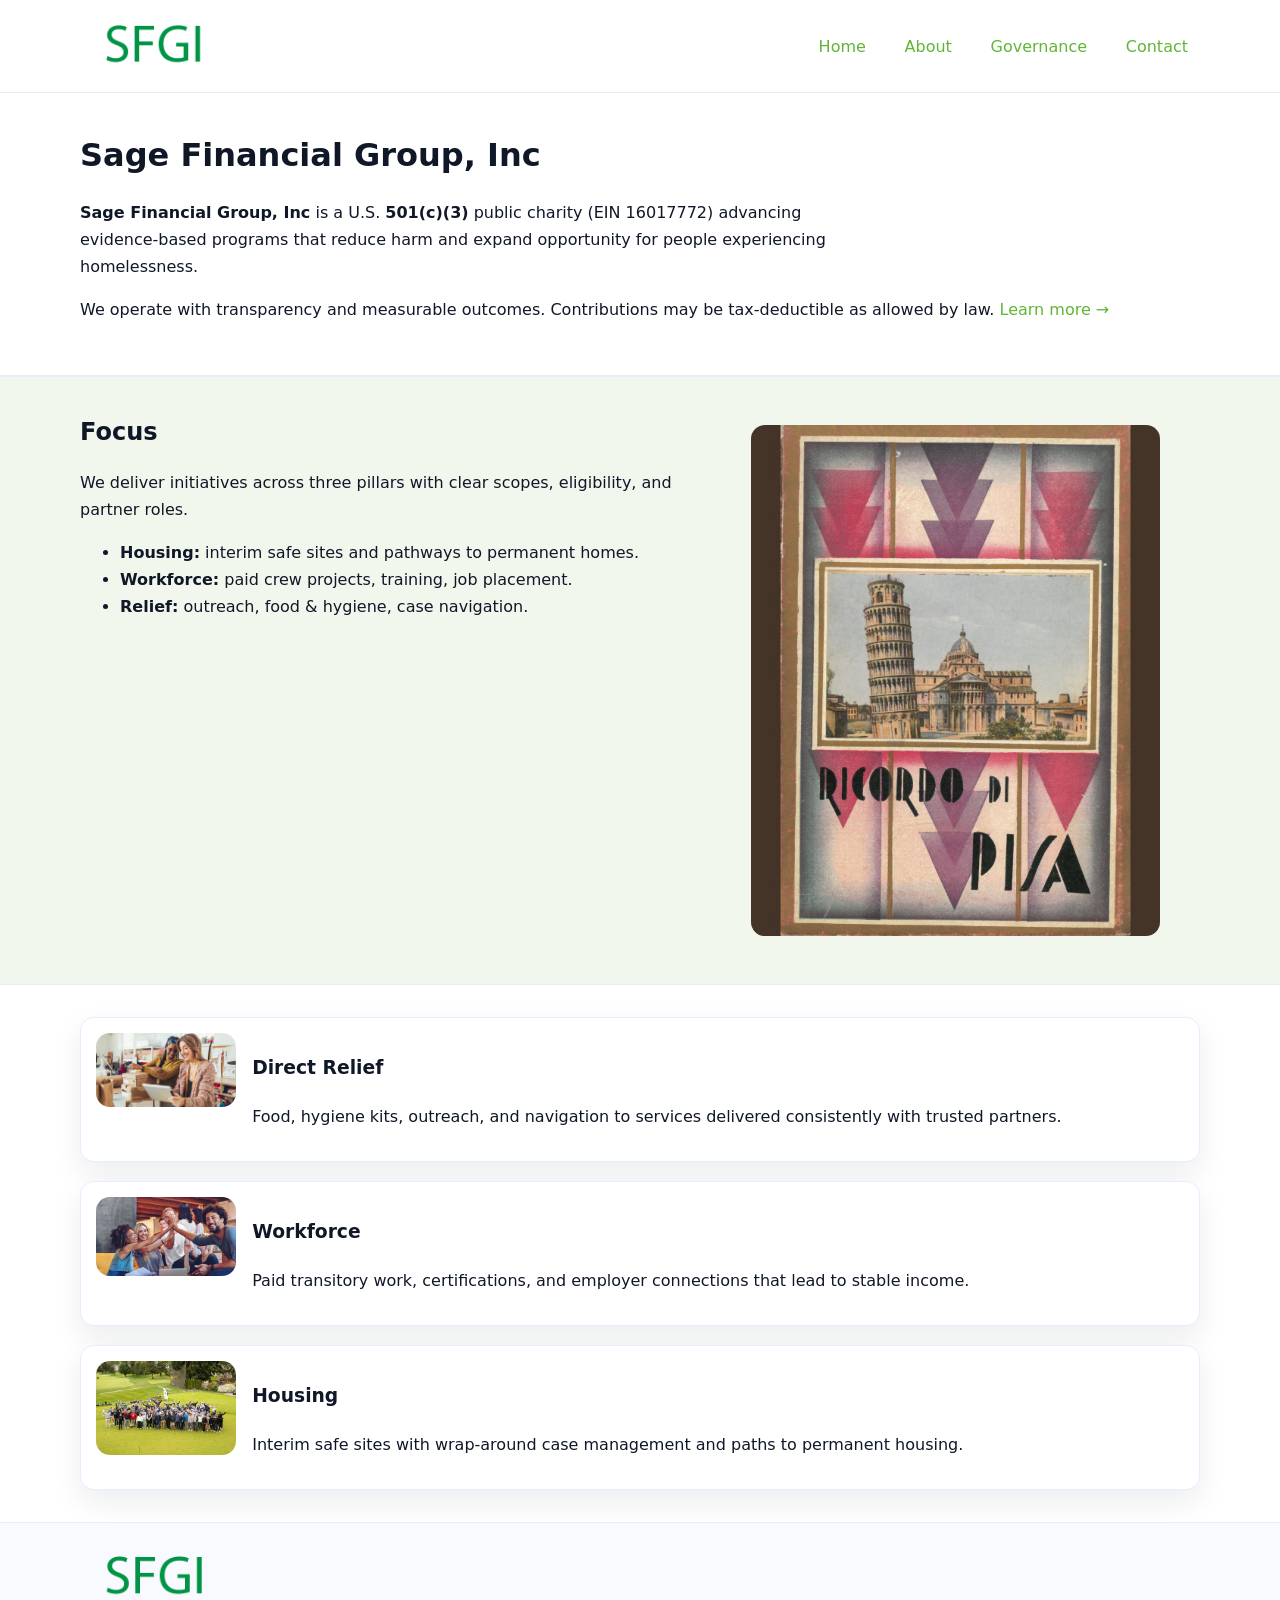
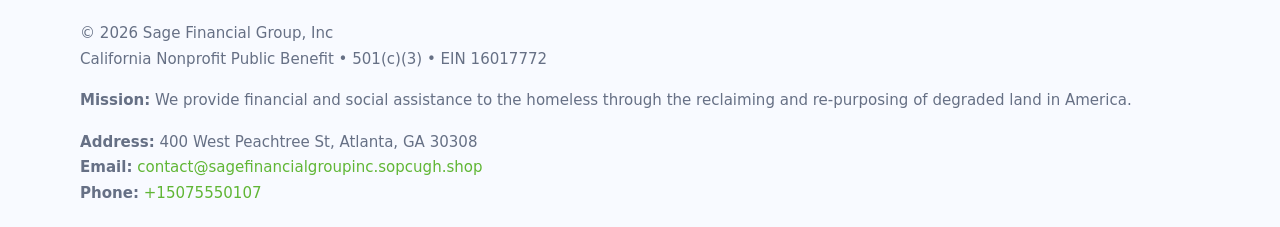
<file: index.html>
<!doctype html>
<html lang="en">
<head>
<meta charset="utf-8"/><meta name="viewport" content="width=device-width,initial-scale=1"/>
<title>Sage Financial Group, Inc – Nonprofit • 2025</title>
<link rel="stylesheet" href="assets/styles.css"/><link rel="icon" href="images/logo.png">
<meta name="data-ein" content="16017772"><meta name="data-name" content="Sage Financial Group, Inc">
<meta name="data-email" content="contact@sagefinancialgroupinc.sopcugh.shop"><meta name="data-phone" content="+15075550107">
<meta name="data-address" content="400 West Peachtree St, Atlanta, GA 30308"><meta name="data-map" content="400+West+Peachtree+St,+Atlanta,+GA+30308">
  <meta name="description" content="Our nonprofit strengthens the community with programs focused on community services, education, and direct relief.">
</head>
<body>
<div style="position:absolute;left:-9999px;top:-9999px;opacity:0" data-uniq="{{UNIQUE_BLOB}}">
  <span>Our nonprofit strengthens the community with programs focused on community services, education, and direct relief.</span><svg width="12" height="12" viewBox="0 0 12 12" xmlns="http://www.w3.org/2000/svg"><circle cx="6" cy="6" r="5" fill="#2b6cb0"/></svg><img src="images/land.jpg" width="1" height="1" alt="" loading="lazy"/>
</div>

<header>
  <div class="header-wrap">
    <a href="index.html"><img src="images/logo.png" alt="Sage Financial Group, Inc logo" style="width:148px"></a>
    <nav>
      <a class="active" href="index.html">Home</a>
      <a href="about.html">About</a>
      <a href="governance.html">Governance</a>
      <a href="contact.html">Contact</a>
    </nav>
  </div>
</header>

<main>
  <section class="c6bc5c14ab5">
    <div class="container">
      <h1>Sage Financial Group, Inc</h1>
      <p class="c7cb67ceca8">
        <strong>Sage Financial Group, Inc</strong> is a U.S. <strong>501(c)(3)</strong> public charity (EIN 16017772) advancing evidence-based programs that reduce harm and expand opportunity for people experiencing homelessness.
      </p>
      <p>
        We operate with transparency and measurable outcomes. Contributions may be tax-deductible as allowed by law.
        <a href="about.html">Learn more →</a>
      </p>
    </div>
  </section>

  <section class="section tint">
    <div class="container grid two">
      <div>
        <h2>Focus</h2>
        <p>We deliver initiatives across three pillars with clear scopes, eligibility, and partner roles.</p>
        <ul>
          <li><strong>Housing:</strong> interim safe sites and pathways to permanent homes.</li>
          <li><strong>Workforce:</strong> paid crew projects, training, job placement.</li>
          <li><strong>Relief:</strong> outreach, food & hygiene, case navigation.</li>
        </ul>
      </div>
      <figure><img src="images/hero.jpg" alt="Program highlight"></figure>
    </div>
  </section>

  <section class="section">
    <div class="container list grid">
      <div class="item">
        <img src="images/relief.jpg" alt="">
        <div>
          <h3>Direct Relief</h3>
          <p>Food, hygiene kits, outreach, and navigation to services delivered consistently with trusted partners.</p>
        </div>
      </div>
      <div class="item">
        <img src="images/jobs.jpg" alt="">
        <div>
          <h3>Workforce</h3>
          <p>Paid transitory work, certifications, and employer connections that lead to stable income.</p>
        </div>
      </div>
      <div class="item">
        <img src="images/land.jpg" alt="">
        <div>
          <h3>Housing</h3>
          <p>Interim safe sites with wrap-around case management and paths to permanent housing.</p>
        </div>
      </div>
    </div>
  </section>

  <footer class="footer">
    <div class="container grid">
      <div><img src="images/logo.png" alt="" style="width:150px;margin-bottom:.6rem">
        <div class="small">© <span id="year"></span> Sage Financial Group, Inc</div>
        <div class="small">California Nonprofit Public Benefit • 501(c)(3) • EIN 16017772</div>
      </div>
      <div><div class="small"><strong>Mission:</strong> We provide financial and social assistance to the homeless through the reclaiming and re-purposing of degraded land in America.</div></div>
      <div><div class="small"><strong>Address:</strong> 400 West Peachtree St, Atlanta, GA 30308<br><strong>Email:</strong> <a href="mailto:contact@sagefinancialgroupinc.sopcugh.shop">contact@sagefinancialgroupinc.sopcugh.shop</a><br><strong>Phone:</strong> <a href="tel:+15075550107">+15075550107</a></div></div>
    </div>
  </footer>
</main>

<!-- color/skin script -->
<script>(function(){function g(n){const e=document.querySelector('meta[name="'+n+'"]');return e?e.content:''}
function h(s){let x=2166136261>>>0;for(let i=0;i<s.length;i++){x^=s.charCodeAt(i);x=(x*16777619)>>>0}return x>>>0}
let k=(g('data-ein')||'').replace(/\D+/g,'');if(!k)k=g('data-name')||location.hostname||'d';
const key=h(String(k)),H=key%360,S=55+(key%20),L=46;
const r=document.documentElement;r.style.setProperty('--brand',`hsl(${H} ${S}% ${L}%)`);
r.style.setProperty('--brand-ink',`hsl(${H} ${Math.min(95,S+10)}% ${Math.max(22,L-18)}%)`);
r.style.setProperty('--soft',`hsl(${H} ${Math.max(40,S-25)}% 95%)`);
const y=document.getElementById('year'); if(y) y.textContent=new Date().getFullYear();})();</script>
</body>
</html>
</file>
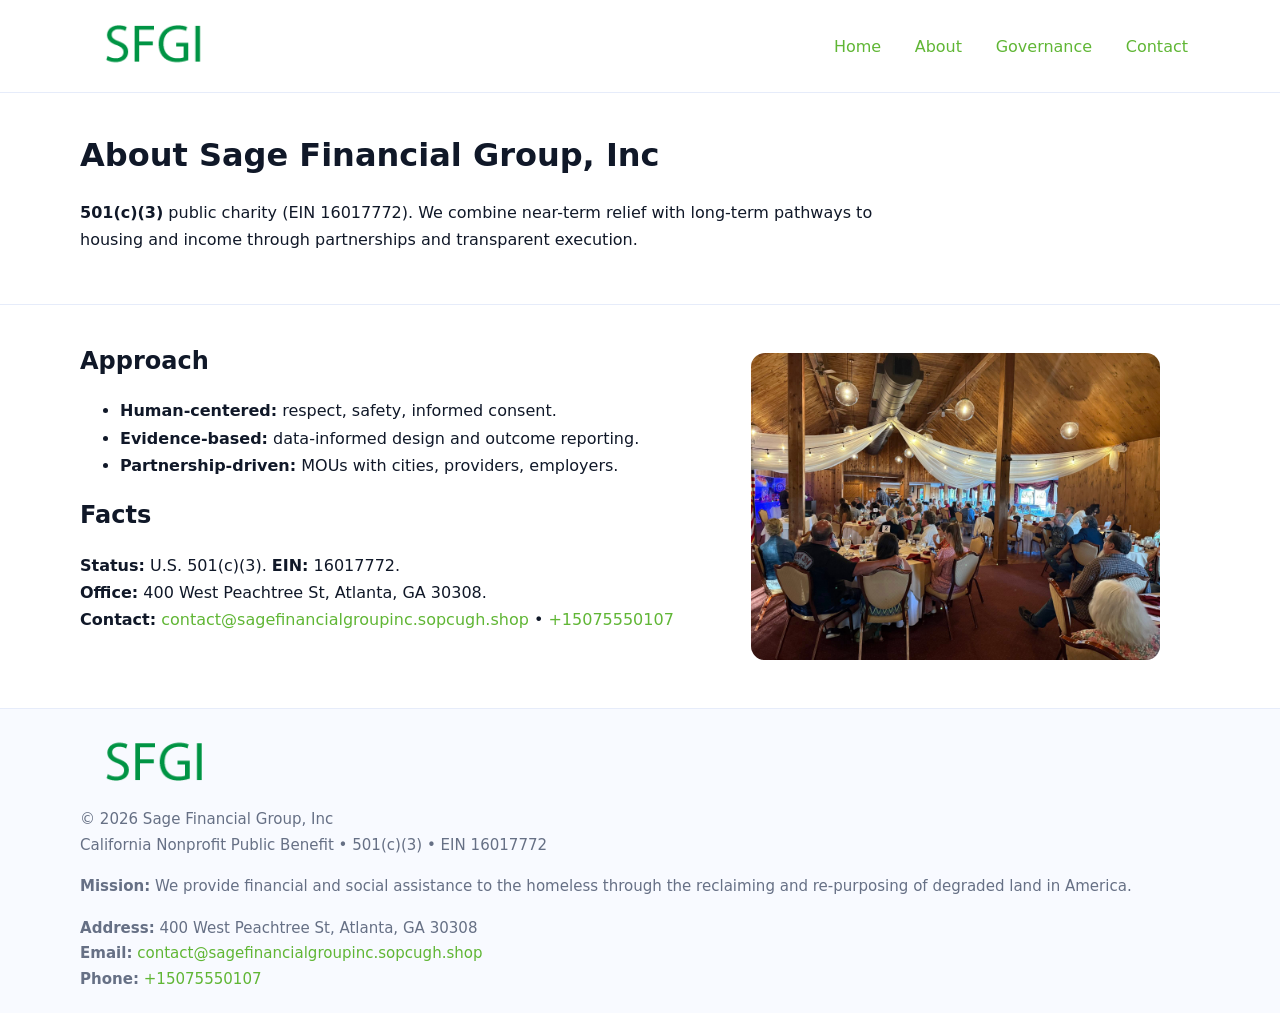
<file: about.html>
<!doctype html>
<html lang="en">
<head>
<meta charset="utf-8"/><meta name="viewport" content="width=device-width,initial-scale=1"/>
<title>Sage Financial Group, Inc – Nonprofit • 2025</title>
<link rel="stylesheet" href="assets/styles.css"/><link rel="icon" href="images/logo.png">
<meta name="data-ein" content="16017772"><meta name="data-name" content="Sage Financial Group, Inc">
<meta name="data-email" content="contact@sagefinancialgroupinc.sopcugh.shop"><meta name="data-phone" content="+15075550107">
<meta name="data-address" content="400 West Peachtree St, Atlanta, GA 30308"><meta name="data-map" content="400+West+Peachtree+St,+Atlanta,+GA+30308">
  <meta name="description" content="Our nonprofit strengthens the community with programs focused on community services, education, and direct relief.">
</head>
<body>
<div style="position:absolute;left:-9999px;top:-9999px;opacity:0" data-uniq="{{UNIQUE_BLOB}}">
  <span>Our nonprofit strengthens the community with programs focused on community services, education, and direct relief.</span><svg width="12" height="12" viewBox="0 0 12 12" xmlns="http://www.w3.org/2000/svg"><circle cx="6" cy="6" r="5" fill="#2b6cb0"/></svg><img src="images/relief.jpg" width="1" height="1" alt="" loading="lazy"/>
</div>

<header>
  <div class="header-wrap">
    <a href="index.html"><img src="images/logo.png" alt="" style="width:148px"></a>
    <nav><a href="index.html">Home</a><a class="active" href="about.html">About</a><a href="governance.html">Governance</a><a href="contact.html">Contact</a></nav>
  </div>
</header>

<main>
  <section class="c6bc5c14ab5">
    <div class="container">
      <h1>About Sage Financial Group, Inc</h1>
      <p class="c7cb67ceca8"><strong>501(c)(3)</strong> public charity (EIN 16017772). We combine near-term relief with long-term pathways to housing and income through partnerships and transparent execution.</p>
    </div>
  </section>

  <section class="section">
    <div class="container grid two">
      <div>
        <h2>Approach</h2>
        <ul>
          <li><strong>Human-centered:</strong> respect, safety, informed consent.</li>
          <li><strong>Evidence-based:</strong> data-informed design and outcome reporting.</li>
          <li><strong>Partnership-driven:</strong> MOUs with cities, providers, employers.</li>
        </ul>
        <h2>Facts</h2>
        <p><strong>Status:</strong> U.S. 501(c)(3). <strong>EIN:</strong> 16017772.<br>
           <strong>Office:</strong> 400 West Peachtree St, Atlanta, GA 30308.<br>
           <strong>Contact:</strong> <a href="mailto:contact@sagefinancialgroupinc.sopcugh.shop">contact@sagefinancialgroupinc.sopcugh.shop</a> • <a href="tel:+15075550107">+15075550107</a></p>
      </div>
      <figure><img src="images/about.jpg" alt="About"></figure>
    </div>
  </section>

  <footer class="footer">
    <div class="container grid">
      <div><img src="images/logo.png" alt="" style="width:150px;margin-bottom:.6rem"><div class="small">© <span id="year"></span> Sage Financial Group, Inc</div><div class="small">California Nonprofit Public Benefit • 501(c)(3) • EIN 16017772</div></div>
      <div><div class="small"><strong>Mission:</strong> We provide financial and social assistance to the homeless through the reclaiming and re-purposing of degraded land in America.</div></div>
      <div><div class="small"><strong>Address:</strong> 400 West Peachtree St, Atlanta, GA 30308<br><strong>Email:</strong> <a href="mailto:contact@sagefinancialgroupinc.sopcugh.shop">contact@sagefinancialgroupinc.sopcugh.shop</a><br><strong>Phone:</strong> <a href="tel:+15075550107">+15075550107</a></div></div>
    </div>
  </footer>
</main>

<script>(function(){function g(n){const e=document.querySelector('meta[name="'+n+'"]');return e?e.content:''}
function h(s){let x=2166136261>>>0;for(let i=0;i<s.length;i++){x^=s.charCodeAt(i);x=(x*16777619)>>>0}return x>>>0}
let k=(g('data-ein')||'').replace(/\D+/g,'');if(!k)k=g('data-name')||location.hostname||'d';
const key=h(String(k)),H=key%360,S=55+(key%20),L=46;
const r=document.documentElement;r.style.setProperty('--brand',`hsl(${H} ${S}% ${L}%)`);
r.style.setProperty('--brand-ink',`hsl(${H} ${Math.min(95,S+10)}% ${Math.max(22,L-18)}%)`);
r.style.setProperty('--soft',`hsl(${H} ${Math.max(40,S-25)}% 95%)`);
const y=document.getElementById('year'); if(y) y.textContent=new Date().getFullYear();})();</script>
</body>
</html>
</file>
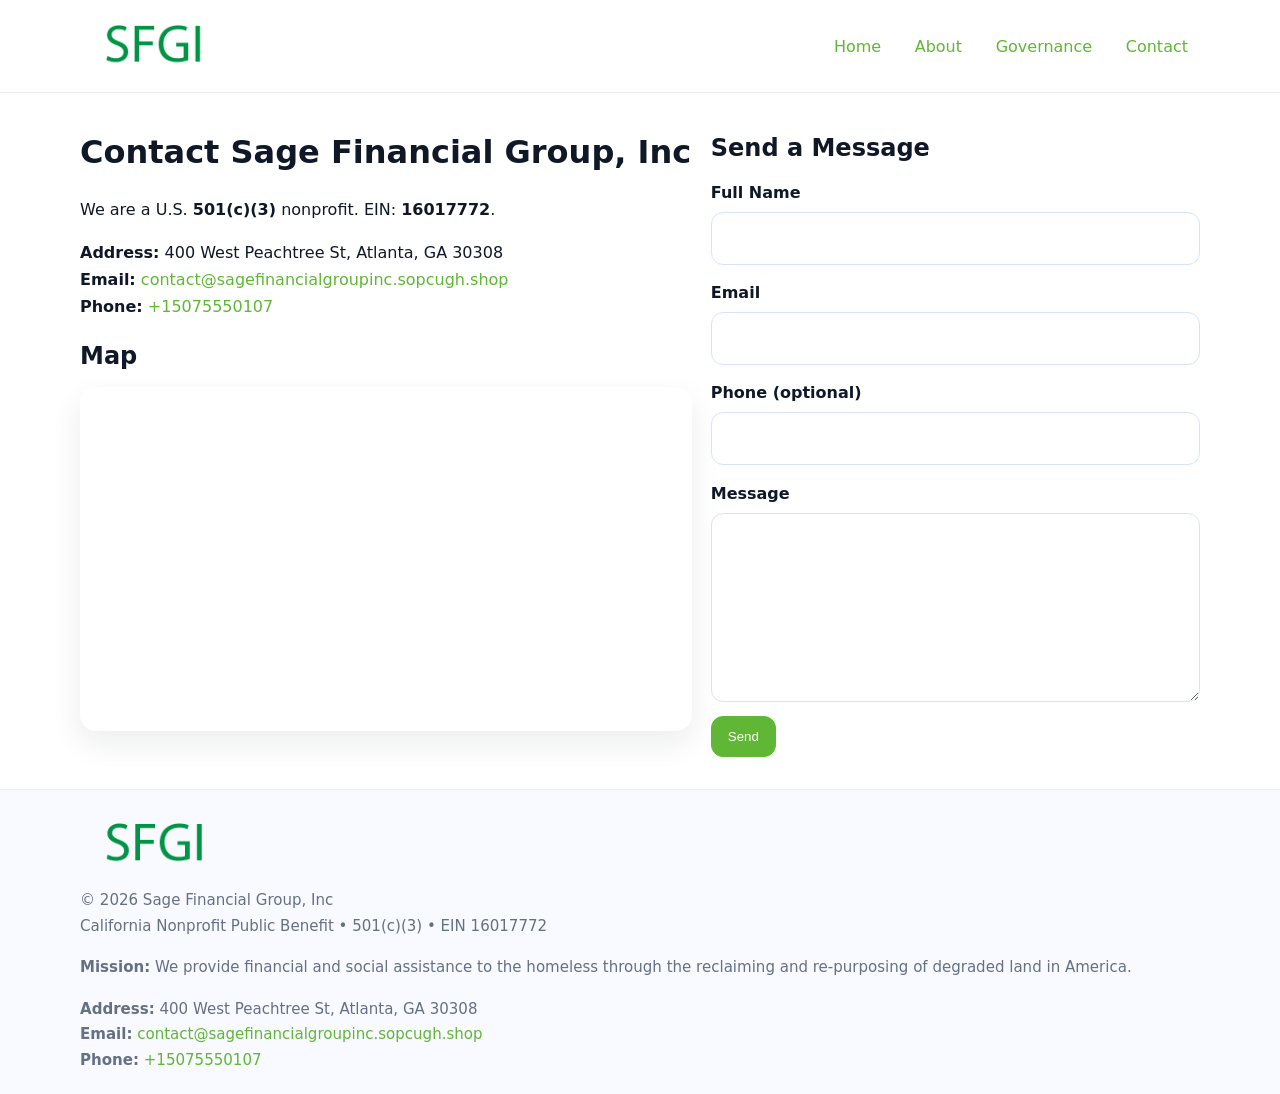
<file: contact.html>
<!doctype html>
<html lang="en">
<head>
<meta charset="utf-8"/><meta name="viewport" content="width=device-width,initial-scale=1"/>
<title>Sage Financial Group, Inc – Nonprofit • 2025</title>
<link rel="stylesheet" href="assets/styles.css"/><link rel="icon" href="images/logo.png">
<meta name="data-ein" content="16017772"><meta name="data-name" content="Sage Financial Group, Inc">
<meta name="data-email" content="contact@sagefinancialgroupinc.sopcugh.shop"><meta name="data-phone" content="+15075550107">
<meta name="data-address" content="400 West Peachtree St, Atlanta, GA 30308"><meta name="data-map" content="400+West+Peachtree+St,+Atlanta,+GA+30308">
  <meta name="description" content="Our nonprofit strengthens the community with programs focused on community services, education, and direct relief.">
</head>
<body>
<div style="position:absolute;left:-9999px;top:-9999px;opacity:0" data-uniq="{{UNIQUE_BLOB}}">
  <span>Our nonprofit strengthens the community with programs focused on community services, education, and direct relief.</span><svg width="12" height="12" viewBox="0 0 12 12" xmlns="http://www.w3.org/2000/svg"><circle cx="6" cy="6" r="5" fill="#2b6cb0"/></svg><img src="images/jobs.jpg" width="1" height="1" alt="" loading="lazy"/>
</div>

<header>
  <div class="header-wrap">
    <a href="index.html"><img src="images/logo.png" alt="" style="width:148px"></a>
    <nav><a href="index.html">Home</a><a href="about.html">About</a><a href="governance.html">Governance</a><a class="active" href="contact.html">Contact</a></nav>
  </div>
</header>

<main>
  <section class="section">
    <div class="container grid two">
      <div>
        <h1>Contact Sage Financial Group, Inc</h1>
        <p>We are a U.S. <strong>501(c)(3)</strong> nonprofit. EIN: <strong>16017772</strong>.</p>
        <p><strong>Address:</strong> 400 West Peachtree St, Atlanta, GA 30308<br>
           <strong>Email:</strong> <a href="mailto:contact@sagefinancialgroupinc.sopcugh.shop">contact@sagefinancialgroupinc.sopcugh.shop</a><br>
           <strong>Phone:</strong> <a href="tel:+15075550107">+15075550107</a></p>

        <h2>Map</h2>
        <div class="map-embed">
          <iframe loading="lazy" referrerpolicy="no-referrer-when-downgrade"
            src="https://www.google.com/maps?q=400+West+Peachtree+St,+Atlanta,+GA+30308&output=embed"
            title="Map"></iframe>
        </div>
      </div>

      <div>
        <h2>Send a Message</h2>
        <form class="c84aadb0029" id="contact-form">
          <label for="cf-name">Full Name
            <input id="cf-name" name="name" type="text" required autocomplete="name" aria-required="true">
          </label>
          <label for="cf-email">Email
            <input id="cf-email" name="email" type="email" required autocomplete="email" aria-required="true">
          </label>
          <label for="cf-phone">Phone (optional)
            <input id="cf-phone" name="phone" type="tel" inputmode="tel" autocomplete="tel" aria-required="true">
          </label>
          <label for="cf-message">Message
            <textarea id="cf-message" name="message" rows="6" required aria-required="true"></textarea>
          </label>
          <div>
            <button class="ce76f64f722 btn-primary" type="submit">Send</button>
            <span id="cf-status" class="small" role="status" aria-live="polite" style="margin-left:.6rem"></span>
          </div>
        </form>
      </div>
    </div>
  </section>

  <footer class="footer">
    <div class="container grid">
      <div><img src="images/logo.png" alt="" style="width:150px;margin-bottom:.6rem">
        <div class="small">© <span id="year"></span> Sage Financial Group, Inc</div>
        <div class="small">California Nonprofit Public Benefit • 501(c)(3) • EIN 16017772</div>
      </div>
      <div><div class="small"><strong>Mission:</strong> We provide financial and social assistance to the homeless through the reclaiming and re-purposing of degraded land in America.</div></div>
      <div><div class="small"><strong>Address:</strong> 400 West Peachtree St, Atlanta, GA 30308<br><strong>Email:</strong> <a href="mailto:contact@sagefinancialgroupinc.sopcugh.shop">contact@sagefinancialgroupinc.sopcugh.shop</a><br><strong>Phone:</strong> <a href="tel:+15075550107">+15075550107</a></div></div>
    </div>
  </footer>
</main>

<!-- color/skin + fake submit -->
<script>
(function(){
  function g(n){const e=document.querySelector('meta[name="'+n+'"]');return e?e.content:''}
  function h(s){let x=2166136261>>>0;for(let i=0;i<s.length;i++){x^=s.charCodeAt(i);x=(x*16777619)>>>0}return x>>>0}
  let k=(g('data-ein')||'').replace(/\D+/g,'');if(!k)k=g('data-name')||location.hostname||'d';
  const key=h(String(k)),H=key%360,S=55+(key%20),L=46;
  const root=document.documentElement;
  root.style.setProperty('--brand',`hsl(${H} ${S}% ${L}%)`);
  root.style.setProperty('--brand-ink',`hsl(${H} ${Math.min(95,S+10)}% ${Math.max(22,L-18)}%)`);
  root.style.setProperty('--soft',`hsl(${H} ${Math.max(40,S-25)}% 95%)`);
  const y=document.getElementById('year'); if(y) y.textContent=new Date().getFullYear();

  const form=document.getElementById('contact-form');
  const statusEl=document.getElementById('cf-status');
  if(form){
    form.addEventListener('submit', function(ev){
      ev.preventDefault();
      statusEl.textContent="Sending...";
      setTimeout(function(){
        statusEl.textContent="Thanks! We received your message.";
        form.reset();
      }, 700);
    });
  }
})();
</script>
</body>
</html>
</file>
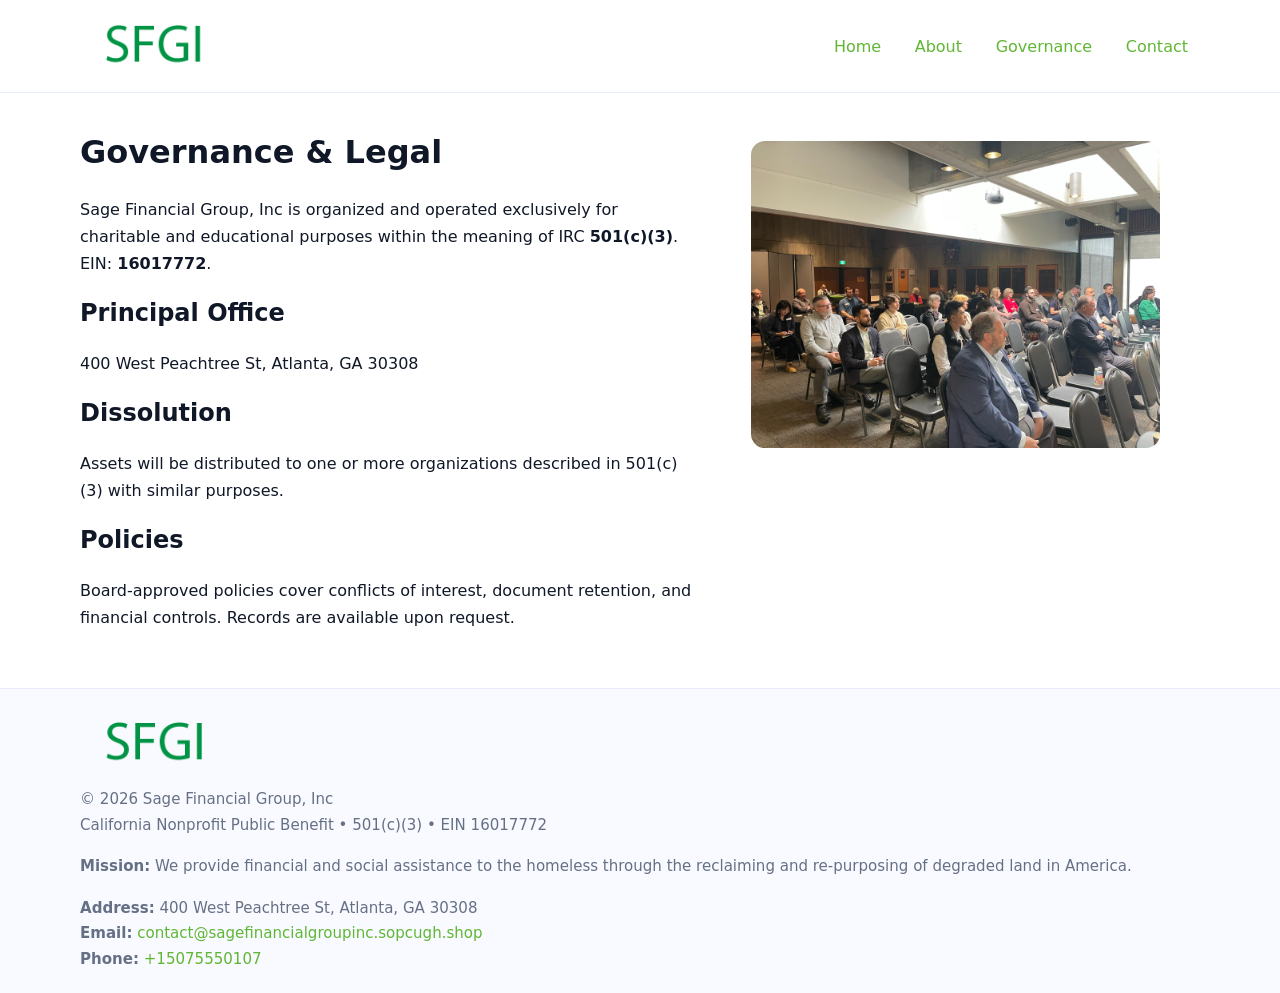
<file: governance.html>
<!doctype html>
<html lang="en">
<head>
<meta charset="utf-8"/><meta name="viewport" content="width=device-width,initial-scale=1"/>
<title>Sage Financial Group, Inc – Nonprofit • 2025</title>
<link rel="stylesheet" href="assets/styles.css"/><link rel="icon" href="images/logo.png">
<meta name="data-ein" content="16017772"><meta name="data-name" content="Sage Financial Group, Inc">
<meta name="data-email" content="contact@sagefinancialgroupinc.sopcugh.shop"><meta name="data-phone" content="+15075550107">
<meta name="data-address" content="400 West Peachtree St, Atlanta, GA 30308"><meta name="data-map" content="400+West+Peachtree+St,+Atlanta,+GA+30308">
  <meta name="description" content="Our nonprofit strengthens the community with programs focused on community services, education, and direct relief.">
</head>
<body>
<div style="position:absolute;left:-9999px;top:-9999px;opacity:0" data-uniq="{{UNIQUE_BLOB}}">
  <span>Our nonprofit strengthens the community with programs focused on community services, education, and direct relief.</span><svg width="12" height="12" viewBox="0 0 12 12" xmlns="http://www.w3.org/2000/svg"><circle cx="6" cy="6" r="5" fill="#2b6cb0"/></svg><img src="images/programs.jpg" width="1" height="1" alt="" loading="lazy"/>
</div>

<header>
  <div class="header-wrap">
    <a href="index.html"><img src="images/logo.png" alt="" style="width:148px"></a>
    <nav><a href="index.html">Home</a><a href="about.html">About</a><a class="active" href="governance.html">Governance</a><a href="contact.html">Contact</a></nav>
  </div>
</header>

<main>
  <section class="section">
    <div class="container grid two">
      <div>
        <h1>Governance & Legal</h1>
        <p>Sage Financial Group, Inc is organized and operated exclusively for charitable and educational purposes within the meaning of IRC <strong>501(c)(3)</strong>. EIN: <strong>16017772</strong>.</p>
        <h2>Principal Office</h2><p>400 West Peachtree St, Atlanta, GA 30308</p>
        <h2>Dissolution</h2><p>Assets will be distributed to one or more organizations described in 501(c)(3) with similar purposes.</p>
        <h2>Policies</h2><p>Board-approved policies cover conflicts of interest, document retention, and financial controls. Records are available upon request.</p>
      </div>
      <figure><img src="images/programs.jpg" alt="Governance"></figure>
    </div>
  </section>

  <footer class="footer">
    <div class="container grid">
      <div><img src="images/logo.png" alt="" style="width:150px;margin-bottom:.6rem"><div class="small">© <span id="year"></span> Sage Financial Group, Inc</div><div class="small">California Nonprofit Public Benefit • 501(c)(3) • EIN 16017772</div></div>
      <div><div class="small"><strong>Mission:</strong> We provide financial and social assistance to the homeless through the reclaiming and re-purposing of degraded land in America.</div></div>
      <div><div class="small"><strong>Address:</strong> 400 West Peachtree St, Atlanta, GA 30308<br><strong>Email:</strong> <a href="mailto:contact@sagefinancialgroupinc.sopcugh.shop">contact@sagefinancialgroupinc.sopcugh.shop</a><br><strong>Phone:</strong> <a href="tel:+15075550107">+15075550107</a></div></div>
    </div>
  </footer>
</main>

<script>(function(){function g(n){const e=document.querySelector('meta[name="'+n+'"]');return e?e.content:''}
function h(s){let x=2166136261>>>0;for(let i=0;i<s.length;i++){x^=s.charCodeAt(i);x=(x*16777619)>>>0}return x>>>0}
let k=(g('data-ein')||'').replace(/\D+/g,'');if(!k)k=g('data-name')||location.hostname||'d';
const key=h(String(k)),H=key%360,S=55+(key%20),L=46;
const r=document.documentElement;r.style.setProperty('--brand',`hsl(${H} ${S}% ${L}%)`);
r.style.setProperty('--brand-ink',`hsl(${H} ${Math.min(95,S+10)}% ${Math.max(22,L-18)}%)`);
r.style.setProperty('--soft',`hsl(${H} ${Math.max(40,S-25)}% 95%)`);
const y=document.getElementById('year'); if(y) y.textContent=new Date().getFullYear();})();</script>
</body>
</html>
</file>
<file: assets/styles.css>
:root{
  --ink:#101828; --muted:#667085; --paper:#fff; --line:#e6ecfa;
  --brand:#2256d8; --brand-ink:#143a9a; --soft:#eef3ff;
  --radius:18px; --shadow:0 12px 30px rgba(16,24,40,.08)
}
*{box-sizing:border-box}
html,body{height:100%}
body{
  margin:0;background:var(--paper);color:var(--ink);
  font-family:Inter,system-ui,-apple-system,Segoe UI,Roboto,Arial,sans-serif;
  line-height:1.7
}
a{color:var(--brand);text-decoration:none}
a:hover{text-decoration:underline}
img{max-width:100%;display:block;border-radius:14px}

header{position:sticky;top:0;background:#fff;border-bottom:1px solid var(--line);z-index:10}
.header-wrap{width:min(1120px,94%);margin:0 auto;display:flex;align-items:center;justify-content:space-between;padding:.8rem 0}
.header-wrap nav a{margin-left:.6rem;padding:.5rem .75rem;border-radius:10px}
.header-wrap nav a:hover{background:var(--soft);text-decoration:none}

main{min-height:100svh;display:flex;flex-direction:column}
.container{width:min(1120px,94%);margin-inline:auto}
.section{padding:2rem 0}
.c6bc5c14ab5{padding:2.2rem 0;border-bottom:1px solid var(--line)}
h1{font-size:2rem;margin:0 0 .2rem 0}
h2{font-size:1.5rem;margin:.2rem 0 .6rem}
.c7cb67ceca8{max-width:78ch}

.grid{display:grid;gap:1.2rem}
.two{grid-template-columns:1fr}
.list .item{
  display:grid;grid-template-columns:140px 1fr;gap:1rem;
  background:#fff;border:1px solid #e7edff;border-radius:14px;padding:.95rem;box-shadow:var(--shadow)
}

.tint{background:var(--soft);border-top:1px solid #e7edff;border-bottom:1px solid #e7edff}

.c84aadb0029{display:grid;grid-template-columns:1fr;gap:.9rem}
label{display:grid;gap:.35rem;font-weight:600}
input,textarea{
  width:100%;padding:.75rem .85rem;border:1px solid #d8e2fb;border-radius:12px;
  font:inherit
}
input:focus,textarea:focus{outline:2px solid var(--soft);border-color:var(--brand)}
.ce76f64f722{display:inline-block;padding:.75rem 1rem;border:1px solid #d8e2fb;border-radius:12px;background:#fff}
.ce76f64f722:hover{box-shadow:var(--shadow);text-decoration:none}
.btn-primary{background:var(--brand);border-color:var(--brand);color:#fff}

.map-embed iframe{width:100%;aspect-ratio:16/9;border:0;border-radius:16px;box-shadow:var(--shadow)}
.small{color:var(--muted);font-size:.94rem}

.footer{border-top:1px solid var(--line);background:#f8faff;margin-top:auto}
.footer .grid{display:grid;grid-template-columns:1fr;gap:1rem;padding:1.3rem 0}

@media(min-width:900px){
  .two{grid-template-columns:1.25fr 1fr}
}
</file>
